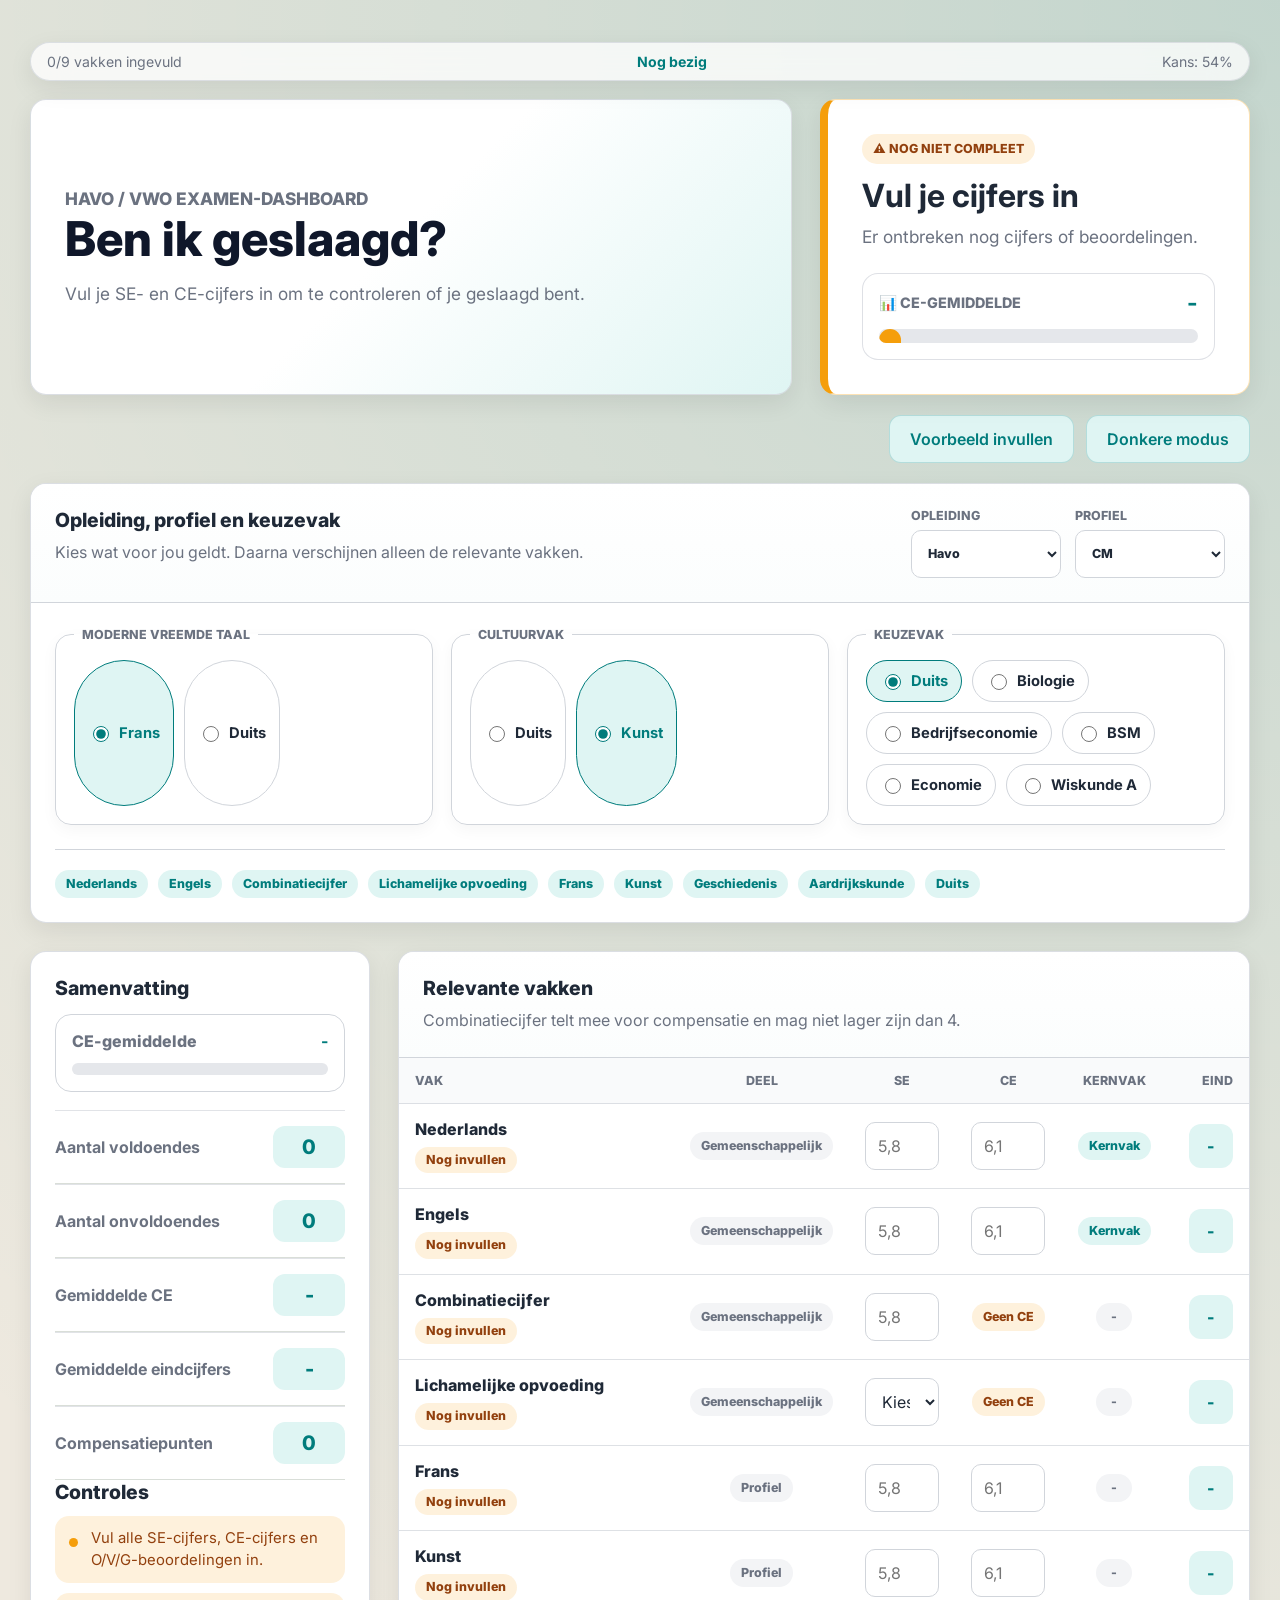
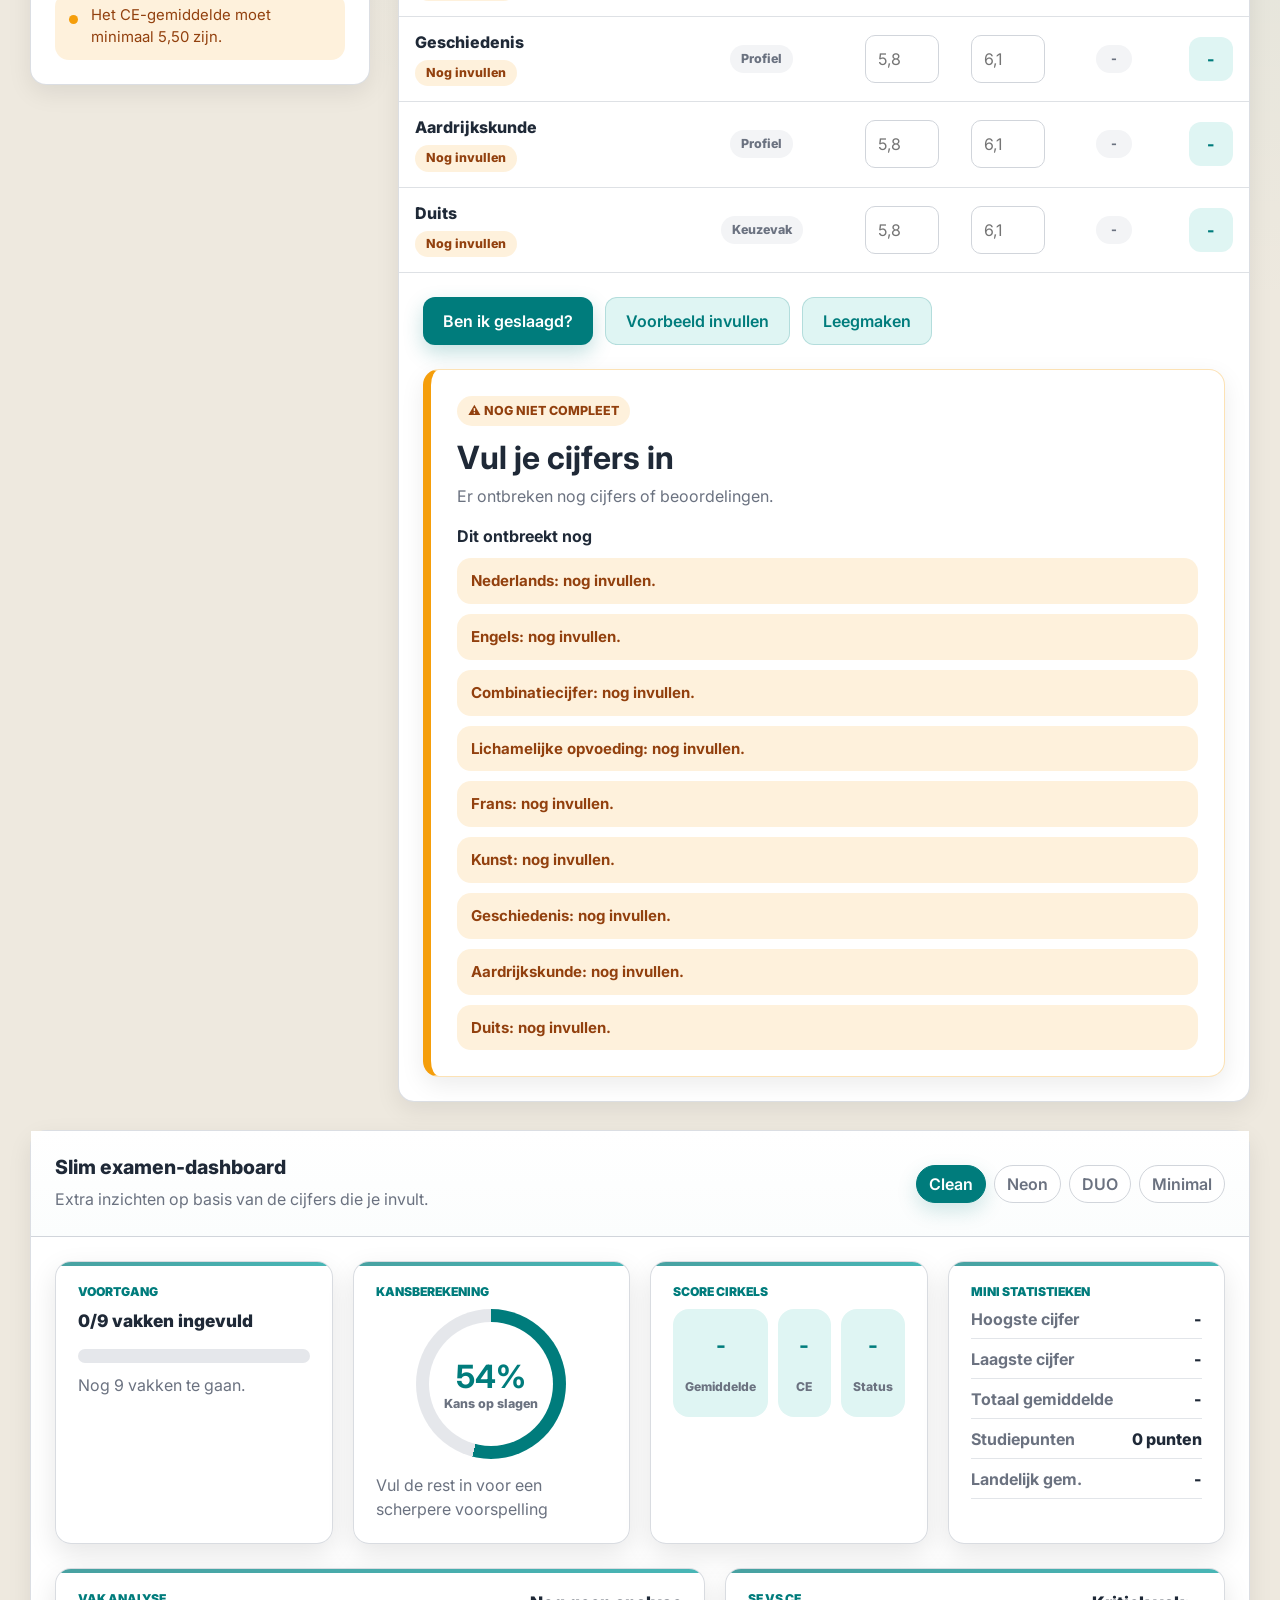
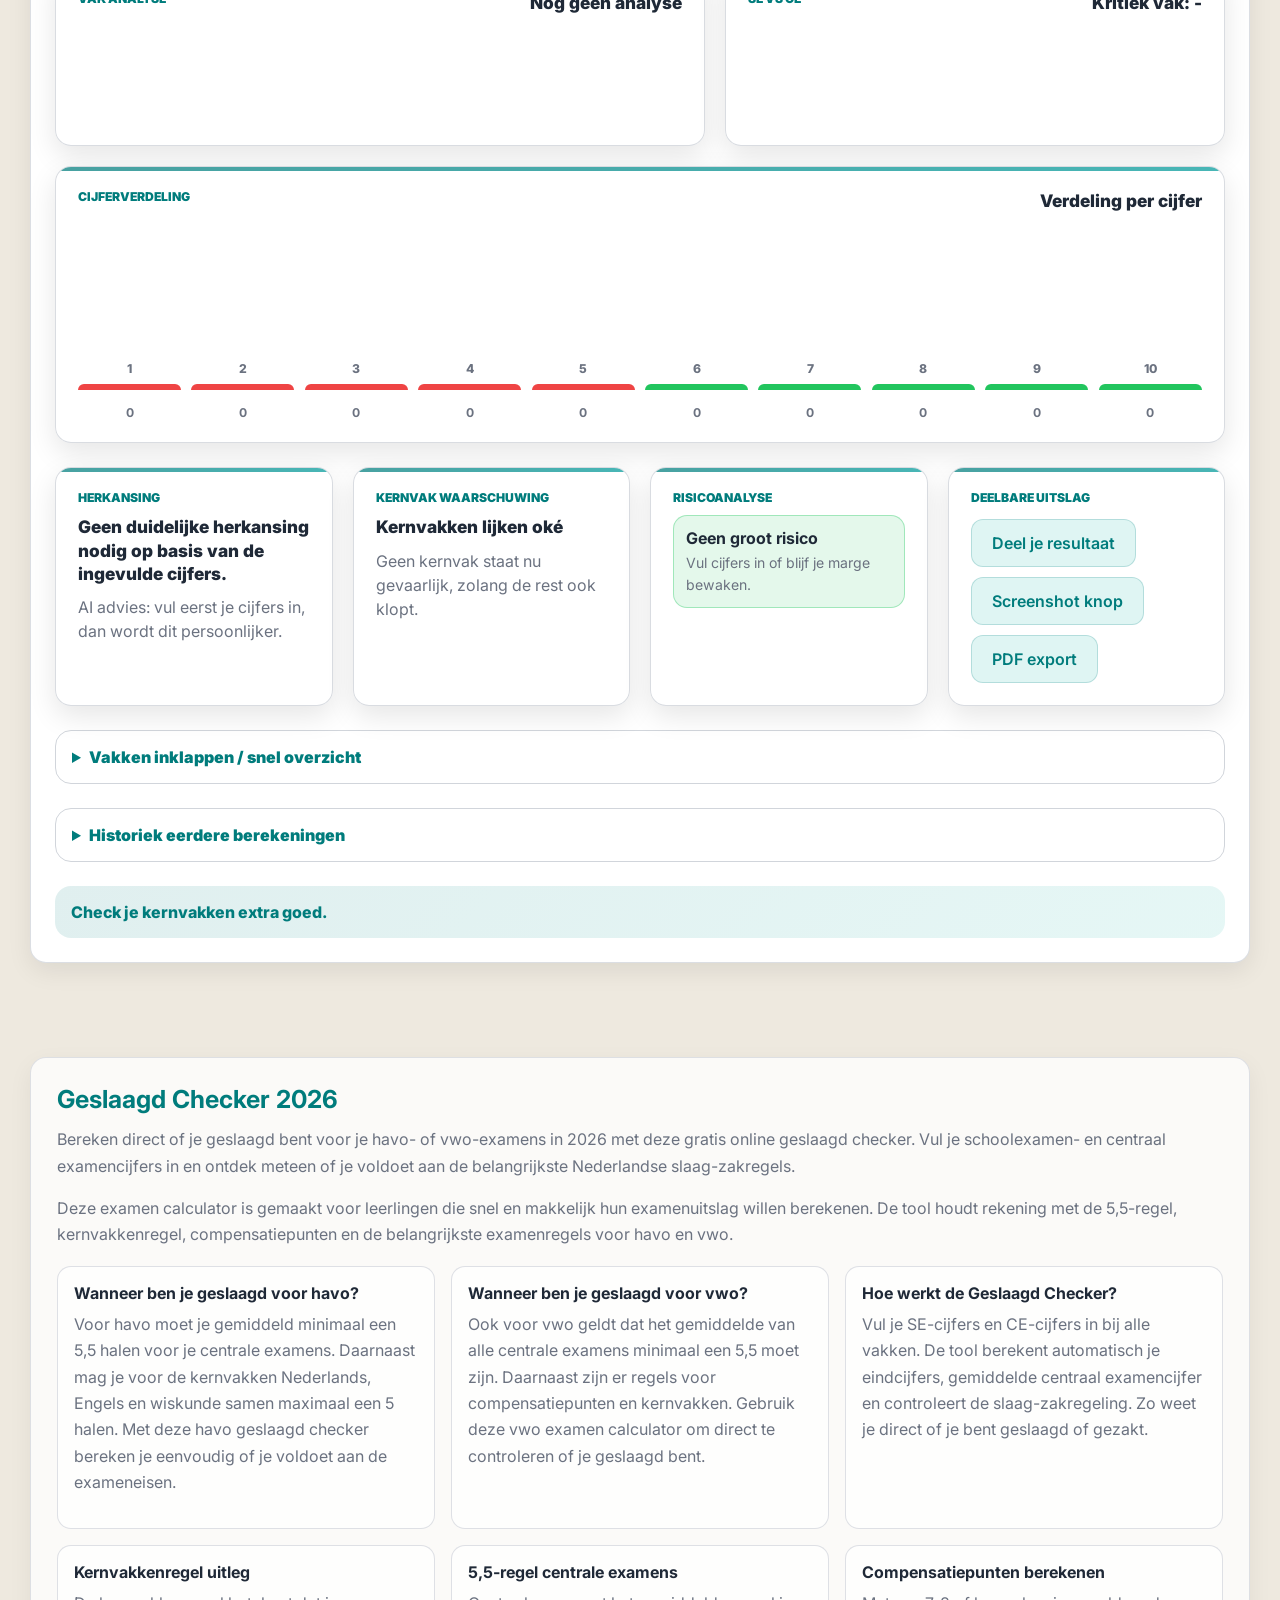
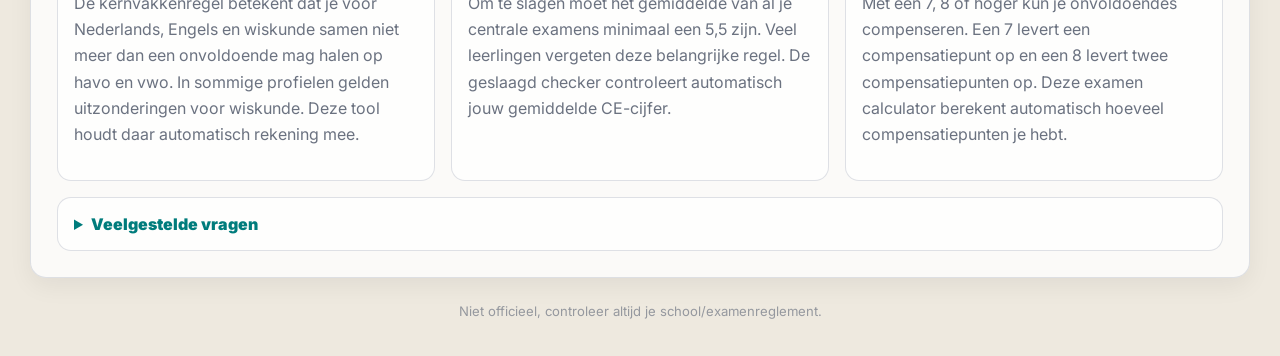
<file: index.html>
﻿<!doctype html>
<html lang="nl">
  <head>
    <meta charset="utf-8" />
    <meta name="viewport" content="width=device-width, initial-scale=1" />
    <title>Geslaagd Checker 2026 - Ben ik geslaagd voor HAVO of VWO?</title>
    <meta name="description" content="Gratis Geslaagd Checker 2026 voor havo en vwo. Vul je SE- en CE-cijfers in en controleer direct de 5,5-regel, kernvakkenregel en compensatiepunten." />
    <meta name="keywords" content="geslaagd checker, ben ik geslaagd, havo geslaagd checker, vwo examen berekenen, slaag zak regeling 2026, examen calculator, CE gemiddelde berekenen" />
    <link rel="canonical" href="https://benikgeslaagd.github.io/geslaagd-checker/" />
    <meta property="og:title" content="Geslaagd Checker 2026" />
    <meta property="og:description" content="Bereken direct of je geslaagd bent voor havo of vwo met SE-cijfers, CE-cijfers, 5,5-regel, kernvakken en compensatiepunten." />
    <meta property="og:type" content="website" />
    <meta property="og:url" content="https://benikgeslaagd.github.io/geslaagd-checker/" />
    <meta name="theme-color" content="#007c7c" />
    <link rel="preconnect" href="https://fonts.googleapis.com" />
    <link rel="preconnect" href="https://fonts.gstatic.com" crossorigin />
    <link href="https://fonts.googleapis.com/css2?family=Inter:wght@400;500;600;700;800;900&display=swap" rel="stylesheet" />
    <link rel="icon" href="favicon.svg" type="image/svg+xml" />
    <link rel="manifest" href="site.webmanifest" />
    <script type="application/ld+json">
    {
      "@context": "https://schema.org",
      "@type": "FAQPage",
      "mainEntity": [
        {
          "@type": "Question",
          "name": "Hoe bereken je je eindcijfer?",
          "acceptedAnswer": { "@type": "Answer", "text": "Je eindcijfer wordt berekend door het gemiddelde van je schoolexamen en centraal examen te nemen. Daarna wordt het cijfer afgerond volgens de examenregels." }
        },
        {
          "@type": "Question",
          "name": "Wanneer ben je geslaagd voor havo of vwo?",
          "acceptedAnswer": { "@type": "Answer", "text": "Je moet onder andere gemiddeld minimaal een 5,5 halen voor je centrale examens, voldoen aan de kernvakkenregel en genoeg compensatiepunten hebben bij onvoldoendes." }
        },
        {
          "@type": "Question",
          "name": "Kun je slagen met een 4?",
          "acceptedAnswer": { "@type": "Answer", "text": "Ja, in sommige gevallen kun je slagen met een 4, zolang je voldoende compensatiepunten hebt en verder voldoet aan alle examenregels." }
        },
        {
          "@type": "Question",
          "name": "Wat is de 5,5-regel?",
          "acceptedAnswer": { "@type": "Answer", "text": "Het gemiddelde van alle centrale examencijfers moet minimaal 5,5 zijn." }
        }
      ]
    }
    </script>    <link rel="stylesheet" href="styles.css" />
    <link rel="stylesheet" href="dashboard.css?v=20260514-2" />
  </head>
  <body>
    <main class="app">
      <div class="sticky-status" id="sticky-status">
        <span id="sticky-filled">0/0 vakken ingevuld</span>
        <strong id="sticky-status-text">Nog niet compleet</strong>
        <span id="sticky-chance">Kans: -</span>
      </div>      <section class="hero">
        <div>
          <p class="eyebrow">Havo / vwo examen-dashboard</p>
          <h1>Ben ik geslaagd?</h1>
          <p>Vul je SE- en CE-cijfers in om te controleren of je geslaagd bent.</p>
        </div>
        <div class="result-card" id="top-result" aria-live="polite">
          <span id="top-label">Nog niet compleet</span>
          <strong id="top-title">Vul je cijfers in</strong>
          <p id="top-copy">De uitslag verschijnt zodra alle cijfers compleet zijn.</p>
          <div class="top-ce-widget" aria-label="CE gemiddelde balk">
            <div class="top-ce-head"><span>📊 CE-gemiddelde</span><strong id="top-ce-avg">-</strong></div>
            <div class="top-progress-track"><span id="top-ce-bar"></span></div>
          </div>
        </div>
      </section>

      <div class="toolbar">
        <button id="sample" class="ghost" type="button">Voorbeeld invullen</button>
        <button id="theme-toggle" class="ghost theme-toggle" type="button" aria-pressed="false">Donkere modus</button>
      </div>

      <section class="panel">
        <div class="panel-head">
          <div>
            <h2>Opleiding, profiel en keuzevak</h2>
            <p>Kies wat voor jou geldt. Daarna verschijnen alleen de relevante vakken.</p>
          </div>
          <div class="selects">
            <label>Opleiding<select id="school"></select></label>
            <label>Profiel<select id="profile"></select></label>
          </div>
        </div>
        <div class="choices" id="choices"></div>
        <div class="chips" id="chips"></div>
      </section>

      <section class="layout">
        <aside class="summary panel">
          <h2>Samenvatting</h2>
          <div class="ce-progress" aria-label="CE gemiddelde">
            <div class="ce-progress-head"><span>CE-gemiddelde</span><strong id="ce-progress-label">-</strong></div>
            <div class="progress-track"><span id="ce-progress-bar"></span></div>
          </div>
          <div class="metric"><span>Aantal voldoendes</span><strong id="passes">0</strong></div>
          <div class="metric"><span>Aantal onvoldoendes</span><strong id="fails">0</strong></div>
          <div class="metric"><span>Gemiddelde CE</span><strong id="ce-avg">-</strong></div>
          <div class="metric"><span>Gemiddelde eindcijfers</span><strong id="final-avg">-</strong></div>
          <div class="metric"><span>Compensatiepunten</span><strong id="comp">0</strong></div>
          <h2>Controles</h2>
          <ul class="rules" id="rules"></ul>
        </aside>

        <section class="grades panel">
          <div class="panel-head">
            <div>
              <h2>Relevante vakken</h2>
              <p>Combinatiecijfer telt mee voor compensatie en mag niet lager zijn dan 4.</p>
            </div>
          </div>
          <div class="table-wrap">
            <table>
              <thead>
                <tr><th>Vak</th><th>Deel</th><th>SE</th><th>CE</th><th>Kernvak</th><th>Eind</th></tr>
              </thead>
              <tbody id="rows"></tbody>
            </table>
          </div>
          <div class="actions">
            <button id="check" class="primary" type="button">Ben ik geslaagd?</button>
            <button id="sample-bottom" class="ghost" type="button">Voorbeeld invullen</button>
            <button id="reset" class="ghost" type="button">Leegmaken</button>
          </div>
          <div class="inline-result" id="inline-result" aria-live="polite">
            <span id="inline-label">Nog niet compleet</span>
            <strong id="inline-title">Vul je cijfers in</strong>
            <p id="inline-copy">De uitslag verschijnt hier automatisch tijdens het invullen.</p>
            <div id="details" class="details"></div>
          </div>
        </section>
      </section>

      <section class="smart-dashboard panel" id="smart-dashboard">
        <div class="panel-head">
          <div>
            <h2>Slim examen-dashboard</h2>
            <p>Extra inzichten op basis van de cijfers die je invult.</p>
          </div>
          <div class="theme-pills" aria-label="Thema kiezen">
            <button class="mini-theme" type="button" data-theme="clean">Clean</button>
            <button class="mini-theme" type="button" data-theme="neon">Neon</button>
            <button class="mini-theme" type="button" data-theme="duo">DUO</button>
            <button class="mini-theme" type="button" data-theme="minimal">Minimal</button>
          </div>
        </div>

        <div class="smart-grid">
          <article class="smart-card progress-card">
            <span class="card-kicker">Voortgang</span>
            <strong id="progress-filled-title">0/0 vakken ingevuld</strong>
            <div class="dashboard-progress"><span id="dashboard-progress-bar"></span></div>
            <p id="progress-helper">Vul alle cijfers in voor een definitieve uitslag.</p>
          </article>
          <article class="smart-card chance-card">
            <span class="card-kicker">Kansberekening</span>
            <div class="score-circle" id="chance-circle"><strong id="chance-value">-</strong><span>Kans op slagen</span></div>
            <p id="motivation-text">Vul je cijfers in voor persoonlijk advies.</p>
          </article>
          <article class="smart-card score-card">
            <span class="card-kicker">Score cirkels</span>
            <div class="circle-row">
              <div class="mini-circle"><strong id="circle-average">-</strong><span>Gemiddelde</span></div>
              <div class="mini-circle"><strong id="circle-ce">-</strong><span>CE</span></div>
              <div class="mini-circle"><strong id="circle-status">-</strong><span>Status</span></div>
            </div>
          </article>
          <article class="smart-card stats-card">
            <span class="card-kicker">Mini statistieken</span>
            <dl>
              <div><dt>Hoogste cijfer</dt><dd id="highest-grade">-</dd></div>
              <div><dt>Laagste cijfer</dt><dd id="lowest-grade">-</dd></div>
              <div><dt>Totaal gemiddelde</dt><dd id="total-average">-</dd></div>
              <div><dt>Studiepunten</dt><dd id="study-points">-</dd></div>
              <div><dt>Landelijk gem.</dt><dd id="national-compare">-</dd></div>
            </dl>
          </article>
        </div>

        <div class="analysis-grid">
          <article class="smart-card wide-card">
            <div class="card-title-row"><span class="card-kicker">Vak analyse</span><strong id="best-worst-summary">Nog geen analyse</strong></div>
            <div id="grade-chart" class="grade-chart"></div>
          </article>
          <article class="smart-card wide-card">
            <div class="card-title-row"><span class="card-kicker">SE vs CE</span><strong id="critical-subject">Kritiek vak: -</strong></div>
            <div id="se-ce-chart" class="compare-chart"></div>
          </article>
          <article class="smart-card wide-card">
            <div class="card-title-row"><span class="card-kicker">Cijferverdeling</span><strong id="distribution-title">Verdeling per cijfer</strong></div>
            <div id="distribution-chart" class="distribution-chart"></div>
          </article>
        </div>

        <div class="smart-grid lower-grid">
          <article class="smart-card">
            <span class="card-kicker">Herkansing</span>
            <strong id="retake-advice">Vul je cijfers in voor advies.</strong>
            <p id="ai-advice">AI advies: focus vooral op de vakken met de laagste marge.</p>
          </article>
          <article class="smart-card">
            <span class="card-kicker">Kernvak waarschuwing</span>
            <strong id="core-warning-title">Nog controleren</strong>
            <p id="core-warning-text">Nederlands, Engels en wiskunde worden extra bewaakt.</p>
          </article>
                    <article class="smart-card">
            <span class="card-kicker">Risicoanalyse</span>
            <div id="risk-list" class="risk-list"></div>
          </article>
          <article class="smart-card share-card">
            <span class="card-kicker">Deelbare uitslag</span>
            <div class="share-actions">
              <button id="share-result" class="ghost" type="button">Deel je resultaat</button>
              <button id="screenshot-result" class="ghost" type="button">Screenshot knop</button>
              <button id="pdf-result" class="ghost" type="button">PDF export</button>
            </div>
          </article>
        </div>

        <details class="collapsible-subjects">
          <summary>Vakken inklappen / snel overzicht</summary>
          <div id="collapsed-subject-list"></div>
        </details>

        <details class="history-panel">
          <summary>Historiek eerdere berekeningen</summary>
          <div id="history-list"></div>
        </details>

        <div class="tips-strip" id="tips-strip">Tip: begin met het vak waar je met weinig winst veel verschil maakt.</div>
      </section>    </main>

    <template id="row-template">
      <tr>
        <td><span class="mobile-label">Vak</span><span class="subject"></span><span class="subject-status"></span></td>
        <td><span class="mobile-label">Deel</span><span class="kind"></span></td>
        <td><span class="mobile-label">SE</span><input class="se" type="text" inputmode="decimal" placeholder="5,8" /><select class="ovg"><option value="">Kies</option><option value="O">O</option><option value="V">V</option><option value="G">G</option></select></td>
        <td><span class="mobile-label">CE</span><input class="ce" type="text" inputmode="decimal" placeholder="6,1" /><span class="no-ce">Geen CE</span></td>
        <td><span class="mobile-label">Kernvak</span><span class="core"></span></td>
        <td><span class="mobile-label">Eind</span><output class="final">-</output></td>
      </tr>
    </template>


    <section class="seo-section" aria-label="Uitleg over geslaagd checker 2026">
      <h2>Geslaagd Checker 2026</h2>
      <p>Bereken direct of je geslaagd bent voor je havo- of vwo-examens in 2026 met deze gratis online geslaagd checker. Vul je schoolexamen- en centraal examencijfers in en ontdek meteen of je voldoet aan de belangrijkste Nederlandse slaag-zakregels.</p>
      <p>Deze examen calculator is gemaakt voor leerlingen die snel en makkelijk hun examenuitslag willen berekenen. De tool houdt rekening met de 5,5-regel, kernvakkenregel, compensatiepunten en de belangrijkste examenregels voor havo en vwo.</p>

      <div class="seo-grid">
        <article>
          <h3>Wanneer ben je geslaagd voor havo?</h3>
          <p>Voor havo moet je gemiddeld minimaal een 5,5 halen voor je centrale examens. Daarnaast mag je voor de kernvakken Nederlands, Engels en wiskunde samen maximaal een 5 halen. Met deze havo geslaagd checker bereken je eenvoudig of je voldoet aan de exameneisen.</p>
        </article>
        <article>
          <h3>Wanneer ben je geslaagd voor vwo?</h3>
          <p>Ook voor vwo geldt dat het gemiddelde van alle centrale examens minimaal een 5,5 moet zijn. Daarnaast zijn er regels voor compensatiepunten en kernvakken. Gebruik deze vwo examen calculator om direct te controleren of je geslaagd bent.</p>
        </article>
        <article>
          <h3>Hoe werkt de Geslaagd Checker?</h3>
          <p>Vul je SE-cijfers en CE-cijfers in bij alle vakken. De tool berekent automatisch je eindcijfers, gemiddelde centraal examencijfer en controleert de slaag-zakregeling. Zo weet je direct of je bent geslaagd of gezakt.</p>
        </article>
        <article>
          <h3>Kernvakkenregel uitleg</h3>
          <p>De kernvakkenregel betekent dat je voor Nederlands, Engels en wiskunde samen niet meer dan een onvoldoende mag halen op havo en vwo. In sommige profielen gelden uitzonderingen voor wiskunde. Deze tool houdt daar automatisch rekening mee.</p>
        </article>
        <article>
          <h3>5,5-regel centrale examens</h3>
          <p>Om te slagen moet het gemiddelde van al je centrale examens minimaal een 5,5 zijn. Veel leerlingen vergeten deze belangrijke regel. De geslaagd checker controleert automatisch jouw gemiddelde CE-cijfer.</p>
        </article>
        <article>
          <h3>Compensatiepunten berekenen</h3>
          <p>Met een 7, 8 of hoger kun je onvoldoendes compenseren. Een 7 levert een compensatiepunt op en een 8 levert twee compensatiepunten op. Deze examen calculator berekent automatisch hoeveel compensatiepunten je hebt.</p>
        </article>
      </div>

      <details class="faq-block">
        <summary>Veelgestelde vragen</summary>
        <h3>Hoe bereken je je eindcijfer?</h3>
        <p>Je eindcijfer wordt berekend door het gemiddelde van je schoolexamen en centraal examen te nemen. Daarna wordt het cijfer afgerond volgens de examenregels.</p>
        <h3>Kun je slagen met een 4?</h3>
        <p>Ja, in sommige gevallen kun je slagen met een 4, zolang je voldoende compensatiepunten hebt en verder voldoet aan alle examenregels.</p>
        <h3>Kun je zakken door de kernvakken?</h3>
        <p>Ja. Als je meer dan een onvoldoende haalt voor de kernvakken Nederlands, Engels en wiskunde, kun je niet slagen voor havo of vwo.</p>
        <h3>Hoeveel compensatiepunten heb je nodig?</h3>
        <p>Dat hangt af van je onvoldoendes. Met twee vijven heb je bijvoorbeeld minimaal twee compensatiepunten nodig om te kunnen slagen.</p>
      </details>
    </section>
    <footer class="footer">Niet officieel, controleer altijd je school/examenreglement.</footer>
    <div id="confetti" class="confetti" aria-hidden="true"></div>
    <script src="script.js"></script>
  </body>
</html>
</file>
<file: styles.css>
:root{--bg:#f6f3ed;--surface:#fff;--soft:#edf4f2;--text:#18221f;--muted:#64716c;--line:#d9ded8;--accent:#0f766e;--accent-dark:#0b5e58;--danger:#b42318;--warning:#9a6700;--success:#137333;--shadow:0 24px 70px rgba(24,34,31,.12)}*{box-sizing:border-box}body{margin:0;min-height:100vh;background:linear-gradient(135deg,rgba(15,118,110,.16),transparent 34%),linear-gradient(315deg,rgba(255,184,77,.18),transparent 31%),var(--bg);color:var(--text);font-family:Inter,ui-sans-serif,system-ui,-apple-system,BlinkMacSystemFont,"Segoe UI",sans-serif}button,input,select{font:inherit}.app{width:min(1180px,calc(100% - 32px));margin:0 auto;padding:34px 0}.hero{display:grid;grid-template-columns:minmax(0,1fr) minmax(280px,420px);gap:24px;align-items:end;margin-bottom:24px}.eyebrow{margin:0 0 10px;color:var(--accent-dark);font-size:.82rem;font-weight:900;text-transform:uppercase}h1,h2,p{margin-top:0}h1{margin-bottom:12px;font-size:clamp(2.4rem,7vw,5.2rem);line-height:.95}.hero p{color:var(--muted);font-size:1.1rem}.panel,.result-card,.inline-result{background:rgba(255,255,255,.93);border:1px solid rgba(217,222,216,.92);border-radius:8px;box-shadow:var(--shadow)}.result-card{min-height:188px;padding:24px}.result-card span,.inline-result span{display:inline-flex;min-height:30px;align-items:center;border-radius:999px;background:var(--soft);color:var(--accent-dark);padding:6px 10px;font-size:.78rem;font-weight:900;text-transform:uppercase}.result-card strong,.inline-result strong{display:block;margin:12px 0 8px;font-size:2rem;line-height:1.05}.result-card p,.inline-result p,.panel-head p{margin-bottom:0;color:var(--muted);line-height:1.45}.is-success span{background:rgba(19,115,51,.12);color:var(--success)}.is-danger span{background:rgba(180,35,24,.12);color:var(--danger)}.is-warning span{background:rgba(154,103,0,.14);color:var(--warning)}.panel{margin-bottom:24px;overflow:hidden}.panel-head{display:flex;justify-content:space-between;gap:18px;border-bottom:1px solid var(--line);padding:22px}.panel-head h2,.summary h2{margin-bottom:4px;font-size:1.2rem}.selects{display:flex;flex-wrap:wrap;gap:12px}label{display:grid;gap:7px;color:var(--muted);font-size:.82rem;font-weight:900;text-transform:uppercase}select,input{width:100%;min-height:42px;border:1px solid var(--line);border-radius:8px;background:#fff;color:var(--text);padding:9px 11px;outline:none}input:focus,select:focus{border-color:var(--accent);box-shadow:0 0 0 3px rgba(15,118,110,.14)}.choices{display:grid;grid-template-columns:repeat(auto-fit,minmax(210px,1fr));gap:14px;padding:18px 22px 0}fieldset{display:flex;flex-wrap:wrap;gap:8px;margin:0;border:1px solid var(--line);border-radius:8px;padding:14px}legend{padding:0 6px;color:var(--muted);font-size:.78rem;font-weight:900;text-transform:uppercase}.choice{display:inline-flex;align-items:center;gap:7px;min-height:38px;border:1px solid var(--line);border-radius:8px;background:#fff;padding:8px 10px;color:var(--text);cursor:pointer;font-size:.92rem;font-weight:700;text-transform:none}.choice:has(input:checked){border-color:var(--accent);background:rgba(15,118,110,.09);color:var(--accent-dark)}.choice input{width:16px;height:16px;min-height:16px;accent-color:var(--accent)}.chips{display:flex;flex-wrap:wrap;gap:8px;border-top:1px solid var(--line);margin:18px 22px 22px;padding-top:18px}.chip,.kind,.core,.no-ce{display:inline-flex;min-height:28px;align-items:center;justify-content:center;border-radius:999px;background:var(--soft);color:var(--muted);padding:4px 9px;font-size:.78rem;font-weight:900;white-space:nowrap}.chip{color:var(--accent-dark);font-size:.86rem}.layout{display:grid;grid-template-columns:320px minmax(0,1fr);gap:24px;align-items:start}.summary{position:sticky;top:18px;padding:18px}.metric{display:flex;justify-content:space-between;gap:16px;border-bottom:1px solid var(--line);padding:15px 0}.metric:first-child{padding-top:0}.metric span{color:var(--muted)}.metric strong{font-size:1.42rem}.rules{display:grid;gap:10px;margin:14px 0 0;padding:0;list-style:none}.rules li{display:flex;gap:10px;color:var(--muted);font-size:.93rem;line-height:1.35}.rules li:before{content:"";width:10px;height:10px;flex:0 0 auto;margin-top:4px;border-radius:50%;background:var(--line)}.rules .pass:before{background:var(--success)}.rules .fail:before{background:var(--danger)}.rules .pending:before{background:var(--warning)}.table-wrap{overflow-x:auto}table{width:100%;min-width:760px;border-collapse:collapse}th,td{border-bottom:1px solid var(--line);padding:12px 14px;text-align:left;vertical-align:middle}th{color:var(--muted);font-size:.78rem;font-weight:900;text-transform:uppercase}td:nth-child(2),td:nth-child(3),td:nth-child(4),td:nth-child(5),th:nth-child(2),th:nth-child(3),th:nth-child(4),th:nth-child(5){width:106px;text-align:center}td:nth-child(6),th:nth-child(6){width:82px;text-align:right}.mobile-label{display:none}.subject{font-weight:900}.core{min-width:36px;color:var(--accent-dark)}.no-ce{color:var(--warning)}.no-ce[hidden],.ovg[hidden],.se[hidden]{display:none}.ce:disabled{display:none}.final{display:inline-grid;min-width:42px;min-height:42px;place-items:center;border-radius:8px;background:var(--soft);font-weight:900}.final.fail{background:rgba(180,35,24,.12);color:var(--danger)}.final.pass{background:rgba(19,115,51,.12);color:var(--success)}.actions{display:flex;flex-wrap:wrap;gap:12px;padding:18px 22px 22px}button{min-height:42px;border:0;border-radius:8px;padding:10px 15px;cursor:pointer;font-weight:900}.primary{background:var(--accent);color:#fff;box-shadow:0 12px 28px rgba(15,118,110,.22)}.ghost{background:transparent;color:var(--accent-dark)}.inline-result{display:none;margin:0 22px 22px;padding:18px}.inline-result.visible{display:block}.inline-result strong{font-size:1.5rem}.details{margin-top:14px}.details h3{margin:0 0 8px;font-size:.92rem}.details ul{display:grid;gap:8px;margin:0;padding:0;list-style:none}.details li{border-radius:8px;background:rgba(180,35,24,.08);color:var(--danger);padding:9px 10px;font-size:.94rem;font-weight:700;line-height:1.35}.inline-result.is-success .details li{background:rgba(19,115,51,.1);color:var(--success)}@media(max-width:900px){.hero,.layout{grid-template-columns:1fr}.summary{position:static}.panel-head{display:grid}}@media(max-width:720px){.table-wrap{overflow:visible;padding:12px}table,thead,tbody,tr,th,td{display:block}table{min-width:0}thead{display:none}tbody{display:grid;gap:12px}tr{border:1px solid var(--line);border-radius:8px;background:#fff;padding:12px}td,td:nth-child(2),td:nth-child(3),td:nth-child(4),td:nth-child(5),td:nth-child(6){display:grid;grid-template-columns:minmax(92px,.45fr) minmax(0,1fr);gap:12px;align-items:center;width:100%;border-bottom:0;padding:7px 0;text-align:left}td:first-child{grid-template-columns:1fr;border-bottom:1px solid var(--line);margin-bottom:6px;padding-bottom:12px}td:first-child .mobile-label{display:none}.mobile-label{display:block;color:var(--muted);font-size:.76rem;font-weight:900;text-transform:uppercase}.subject{font-size:1.08rem}.se,.ce,.ovg{min-height:48px;font-size:1rem}.final{justify-self:start}}@media(max-width:560px){.app{width:min(100% - 20px,1180px);padding:18px 0}h1{font-size:2.55rem}.result-card,.panel-head,.summary,.actions,.inline-result{padding:16px}.inline-result{margin:0 16px 16px}.choices{grid-template-columns:1fr;gap:10px;padding:16px 16px 0}.chips{max-height:150px;overflow:auto;margin:16px}.selects,label,button{width:100%}}
</file>
<file: dashboard.css>
﻿:root {
  --bg: #f4f1ea;
  --card: #ffffff;
  --accent: #007c7c;
  --accent-hover: #009999;
  --accent-soft: #dff5f3;
  --text: #1f2937;
  --muted: #6b7280;
  --border: #d1d5db;
  --success: #22c55e;
  --error: #ef4444;
  --warning: #f59e0b;
  --radius: 16px;
  --input-radius: 10px;
  --shadow: 0 8px 25px rgba(0, 0, 0, 0.08);
  --shadow-hover: 0 12px 30px rgba(0, 0, 0, 0.12);
}

* { box-sizing: border-box; }
html { scroll-behavior: smooth; }
body {
  margin: 0;
  background: var(--bg);
  color: var(--text);
  font-family: "Inter", sans-serif;
  transition: background 0.2s ease, color 0.2s ease;
}
button, input, select { font: inherit; }

.app {
  width: min(1220px, calc(100% - 40px));
  margin: 0 auto;
  padding: 42px 0 56px;
}

.hero {
  display: grid;
  grid-template-columns: minmax(0, 1fr) minmax(320px, 430px);
  gap: 28px;
  align-items: stretch;
  margin-bottom: 20px;
  animation: slideUp 0.32s ease both;
}
.hero > div:first-child,
.result-card,
.panel,
.inline-result {
  border: 1px solid rgba(209, 213, 219, 0.78);
  border-radius: var(--radius);
  background: var(--card);
  box-shadow: var(--shadow);
  transition: all 0.2s ease;
}
.hero > div:first-child,
.result-card { padding: 34px; }
.hero > div:first-child {
  display: grid;
  align-content: center;
  min-height: 260px;
  background: linear-gradient(135deg, #ffffff 0%, #ffffff 48%, var(--accent-soft) 100%);
}
.panel:hover,
.result-card:hover,
.hero > div:first-child:hover {
  transform: translateY(-2px);
  box-shadow: var(--shadow-hover);
}
.eyebrow {
  margin: 0 0 14px;
  color: var(--accent);
  font-size: 0.78rem;
  font-weight: 800;
  text-transform: uppercase;
  letter-spacing: 0;
}
h1 {
  margin: 0 0 16px;
  color: #0f172a;
  font-size: 3rem;
  line-height: 1.05;
  font-weight: 800;
  letter-spacing: 0;
}
.hero p {
  max-width: 640px;
  margin: 0;
  color: var(--muted);
  font-size: 1.08rem;
  line-height: 1.65;
}

.result-card {
  display: grid;
  align-content: center;
  min-height: 260px;
  border-left: 8px solid var(--warning);
}
.result-card strong,
.inline-result strong {
  display: block;
  margin-top: 14px;
  color: var(--text);
  font-size: 2rem;
  line-height: 1.15;
}
.result-card p,
.inline-result p,
.panel-head p { color: var(--muted); }
.result-card span,
.inline-result span,
.subject-status,
.chip,
.kind,
.core,
.no-ce {
  display: inline-flex;
  width: max-content;
  align-items: center;
  gap: 6px;
  border-radius: 999px;
  padding: 7px 11px;
  font-size: 0.78rem;
  font-weight: 800;
  line-height: 1;
}
.result-card span,
.inline-result span { background: rgba(245, 158, 11, 0.14); color: #92400e; }
.is-success { border-color: rgba(34, 197, 94, 0.28); border-left-color: var(--success); }
.is-danger { border-color: rgba(239, 68, 68, 0.28); border-left-color: var(--error); }
.is-warning { border-color: rgba(245, 158, 11, 0.30); border-left-color: var(--warning); }
.is-success span { background: rgba(34, 197, 94, 0.14); color: #166534; }
.is-danger span { background: rgba(239, 68, 68, 0.12); color: #991b1b; }
.is-warning span { background: rgba(245, 158, 11, 0.14); color: #92400e; }

.toolbar {
  display: flex;
  justify-content: flex-end;
  gap: 12px;
  margin: 0 0 20px;
}
.panel { margin-bottom: 28px; overflow: hidden; animation: slideUp 0.36s ease both; }
.panel-head {
  display: flex;
  justify-content: space-between;
  gap: 24px;
  align-items: flex-start;
  padding: 24px;
  border-bottom: 1px solid var(--border);
  background: linear-gradient(180deg, #ffffff, #fbfdfd);
}
.panel-head h2,
.summary h2 {
  margin: 0 0 8px;
  color: var(--text);
  font-size: 1.22rem;
  font-weight: 800;
}
.panel-head p { margin: 0; line-height: 1.55; }
.selects { display: grid; grid-template-columns: repeat(2, minmax(150px, 1fr)); gap: 14px; }
label { display: grid; gap: 7px; color: var(--muted); font-size: 0.78rem; font-weight: 800; }
select,
input {
  min-height: 48px;
  border: 1px solid var(--border);
  border-radius: var(--input-radius);
  background: #ffffff;
  color: var(--text);
  padding: 12px;
  transition: all 0.2s ease;
}
input:hover,
select:hover { border-color: rgba(0, 124, 124, 0.48); }
input:focus,
select:focus {
  outline: none;
  border-color: var(--accent);
  box-shadow: 0 0 0 4px rgba(0, 124, 124, 0.15);
}
input.invalid {
  border-color: var(--error);
  box-shadow: 0 0 0 4px rgba(239, 68, 68, 0.13);
}

.choices {
  display: grid;
  grid-template-columns: repeat(auto-fit, minmax(240px, 1fr));
  gap: 18px;
  padding: 24px 24px 0;
}
fieldset {
  display: flex;
  flex-wrap: wrap;
  gap: 10px;
  margin: 0;
  border: 1px solid var(--border);
  border-radius: var(--radius);
  background: #ffffff;
  padding: 18px;
  box-shadow: 0 5px 16px rgba(0, 0, 0, 0.04);
  transition: all 0.2s ease;
}
fieldset:hover { transform: translateY(-2px); box-shadow: var(--shadow); border-color: rgba(0, 124, 124, 0.35); }
legend { padding: 0 8px; color: var(--muted); font-weight: 800; }
.choice {
  display: inline-flex;
  align-items: center;
  min-height: 42px;
  border: 1px solid var(--border);
  border-radius: 999px;
  background: #ffffff;
  padding: 9px 13px;
  color: var(--text);
  font-weight: 700;
  transition: all 0.2s ease;
  cursor: pointer;
}
.choice:hover { transform: translateY(-2px); border-color: var(--accent-hover); box-shadow: 0 8px 18px rgba(0, 0, 0, 0.08); }
.choice:has(input:checked) { border-color: var(--accent); background: var(--accent-soft); color: var(--accent); }
.choice input { min-height: auto; accent-color: var(--accent); }

.chips {
  display: flex;
  flex-wrap: wrap;
  gap: 10px;
  margin: 24px;
  padding-top: 20px;
  border-top: 1px solid var(--border);
}
.chip { background: var(--accent-soft); color: var(--accent); }
.kind { background: #f3f4f6; color: var(--muted); }
.no-ce { background: rgba(245, 158, 11, 0.14); color: #92400e; }
.core { background: #f3f4f6; color: var(--muted); }
.core.active { background: var(--accent-soft); color: var(--accent); }
.subject-status.is-pass { background: rgba(34, 197, 94, 0.14); color: #166534; }
.subject-status.is-fail { background: rgba(239, 68, 68, 0.12); color: #991b1b; }
.subject-status.is-warning,
.subject-status.is-pending { background: rgba(245, 158, 11, 0.14); color: #92400e; }

.layout { display: grid; grid-template-columns: 340px minmax(0, 1fr); gap: 28px; align-items: start; }
.summary { position: sticky; top: 20px; padding: 24px; }
.ce-progress {
  margin: 14px 0 18px;
  border: 1px solid var(--border);
  border-radius: var(--radius);
  background: #ffffff;
  padding: 16px;
}
.ce-progress-head { display: flex; justify-content: space-between; gap: 16px; margin-bottom: 12px; color: var(--muted); font-weight: 800; }
.ce-progress-head strong { color: var(--accent); }
.progress-track { height: 12px; overflow: hidden; border-radius: 999px; background: #e5e7eb; }
.progress-track span { display: block; width: 0%; height: 100%; border-radius: inherit; background: var(--warning); transition: width 0.35s ease, background 0.2s ease; }
.progress-track span.is-good { background: var(--success); }
.progress-track span.is-low { background: var(--error); }
.metric {
  display: grid;
  grid-template-columns: 1fr auto;
  gap: 16px;
  align-items: center;
  padding: 15px 0;
  border-top: 1px solid rgba(209, 213, 219, 0.65);
}
.metric span { color: var(--muted); font-weight: 700; }
.metric strong {
  display: inline-grid;
  min-width: 72px;
  min-height: 42px;
  place-items: center;
  border-radius: 12px;
  background: var(--accent-soft);
  color: var(--accent);
  font-size: 1.25rem;
  font-weight: 800;
}
.rules { display: grid; gap: 10px; margin: 12px 0 0; padding: 0; list-style: none; }
.rules li {
  position: relative;
  border-radius: 14px;
  background: #f9fafb;
  padding: 12px 12px 12px 36px;
  color: var(--muted);
  line-height: 1.45;
  transition: all 0.2s ease;
}
.rules li:hover { transform: translateY(-2px); box-shadow: 0 6px 16px rgba(0, 0, 0, 0.06); }
.rules li::before { content: ""; position: absolute; left: 14px; top: 18px; width: 9px; height: 9px; border-radius: 999px; background: var(--muted); }
.rules .pass { background: rgba(34, 197, 94, 0.13); color: #166534; }
.rules .fail { background: rgba(239, 68, 68, 0.11); color: #991b1b; }
.rules .pending { background: rgba(245, 158, 11, 0.14); color: #92400e; }
.rules .pass::before { background: var(--success); }
.rules .fail::before { background: var(--error); }
.rules .pending::before { background: var(--warning); }

.table-wrap { overflow-x: auto; }
table { width: 100%; border-collapse: separate; border-spacing: 0; }
th, td { padding: 15px 16px; text-align: left; vertical-align: middle; border-bottom: 1px solid rgba(209, 213, 219, 0.7); }
th { background: #f9fafb; color: var(--muted); font-size: 0.78rem; font-weight: 800; text-transform: uppercase; }
tbody tr { transition: all 0.2s ease; }
tbody tr:hover { background: rgba(0, 153, 153, 0.05); }
tbody tr.is-row-pass { background: rgba(34, 197, 94, 0.035); }
tbody tr.is-row-fail { background: rgba(239, 68, 68, 0.04); }
.subject { display: block; margin-bottom: 8px; color: var(--text); font-weight: 800; }
.mobile-label { display: none; color: var(--muted); font-size: 0.78rem; font-weight: 800; }
.final {
  display: inline-grid;
  min-width: 44px;
  min-height: 44px;
  place-items: center;
  border-radius: 12px;
  background: var(--accent-soft);
  color: var(--accent);
  font-weight: 800;
}
.final.pass { background: rgba(34, 197, 94, 0.14); color: #166534; }
.final.fail { background: rgba(239, 68, 68, 0.12); color: #991b1b; }

.actions { display: flex; flex-wrap: wrap; gap: 12px; padding: 24px; }
button {
  min-height: 48px;
  border: 0;
  border-radius: 12px;
  padding: 12px 20px;
  font-weight: 600;
  transition: all 0.2s ease;
  cursor: pointer;
}
button:hover { transform: scale(1.02); }
.primary { background: var(--accent); color: #ffffff; box-shadow: 0 8px 20px rgba(0, 124, 124, 0.24); }
.primary:hover { background: var(--accent-hover); }
.ghost { border: 1px solid rgba(0, 124, 124, 0.20); background: var(--accent-soft); color: var(--accent); }
.ghost:hover { background: #c8eeeb; color: #005f5f; }
.inline-result {
  margin: 0 24px 24px;
  padding: 26px;
  border-left: 8px solid var(--warning);
}
.inline-result.visible { animation: slideUp 0.24s ease both; }
.details { margin-top: 18px; }
.details h3 { margin: 0 0 12px; font-size: 1rem; color: var(--text); }
.details ul { display: grid; gap: 10px; margin: 0; padding: 0; list-style: none; }
.details li { border-radius: 14px; background: rgba(239, 68, 68, 0.11); color: #991b1b; padding: 12px 14px; line-height: 1.45; }
.inline-result.is-success .details li { background: rgba(34, 197, 94, 0.13); color: #166534; }
.inline-result.is-warning .details li { background: rgba(245, 158, 11, 0.14); color: #92400e; }

.footer {
  width: min(1220px, calc(100% - 40px));
  margin: 0 auto 34px;
  color: var(--muted);
  text-align: center;
  font-size: 0.92rem;
}
.confetti { pointer-events: none; position: fixed; inset: 0; overflow: hidden; z-index: 99; }
.confetti span {
  position: absolute;
  top: -20px;
  width: 10px;
  height: 16px;
  border-radius: 4px;
  opacity: 0.95;
  animation: confettiFall 1.45s ease-in forwards;
}

.dark-mode {
  --bg: #101816;
  --card: #182321;
  --text: #e5e7eb;
  --muted: #a7b0bd;
  --border: #33413e;
  --accent-soft: rgba(0, 153, 153, 0.16);
}
.dark-mode h1 { color: #e8fffb; }
.dark-mode .hero > div:first-child,
.dark-mode .panel-head { background: linear-gradient(135deg, #182321, #1f2d2b); }
.dark-mode input,
.dark-mode select,
.dark-mode fieldset,
.dark-mode .choice,
.dark-mode .ce-progress { background: #111b19; color: var(--text); }
.dark-mode th,
.dark-mode .rules li { background: #111b19; }
.dark-mode .kind,
.dark-mode .core { background: #253230; color: var(--muted); }
.dark-mode .progress-track { background: #253230; }
.dark-mode tbody tr:hover { background: rgba(0, 153, 153, 0.10); }

@keyframes slideUp {
  from { opacity: 0; transform: translateY(10px); }
  to { opacity: 1; transform: translateY(0); }
}
@keyframes confettiFall {
  0% { transform: translateY(-30px) rotate(0deg); opacity: 0; }
  12% { opacity: 1; }
  100% { transform: translateY(105vh) rotate(520deg); opacity: 0; }
}

@media (max-width: 920px) {
  .hero,
  .layout { grid-template-columns: 1fr; }
  .summary { position: static; }
}
@media (max-width: 720px) {
  .app { width: min(100% - 24px, 1220px); padding: 22px 0 38px; }
  .hero { gap: 16px; }
  .hero > div:first-child,
  .result-card { min-height: auto; padding: 24px; }
  h1 { font-size: 2.45rem; }
  .toolbar { display: grid; grid-template-columns: 1fr; }
  .panel-head { display: grid; padding: 20px; }
  .selects { grid-template-columns: 1fr; }
  .choices { grid-template-columns: 1fr; padding: 20px 20px 0; }
  .chips { margin: 20px; }
  .actions { display: grid; grid-template-columns: 1fr; padding: 20px; }
  button { width: 100%; min-height: 52px; }
  .inline-result { margin: 0 20px 20px; padding: 20px; }
  table, thead, tbody, tr, td { display: block; width: 100%; }
  thead { display: none; }
  tr {
    margin: 0 20px 16px;
    border: 1px solid var(--border);
    border-radius: var(--radius);
    background: var(--card);
    box-shadow: var(--shadow);
    overflow: hidden;
  }
  td {
    display: grid;
    grid-template-columns: 105px minmax(0, 1fr);
    gap: 12px;
    align-items: center;
    border-bottom: 1px solid rgba(209, 213, 219, 0.58);
    padding: 13px 14px;
  }
  td:last-child { border-bottom: 0; }
  .mobile-label { display: block; }
  .subject { margin-bottom: 7px; }
  input, select { width: 100%; }
}
@media (max-width: 430px) {
  .app { width: min(100% - 16px, 1220px); }
  h1 { font-size: 2.1rem; }
  .hero p { font-size: 1rem; }
  .result-card strong,
  .inline-result strong { font-size: 1.55rem; }
  td { grid-template-columns: 1fr; gap: 7px; }
  .metric { grid-template-columns: 1fr; }
  .metric strong { width: 100%; }
}

html.dark-mode .panel,
html.dark-mode .result-card,
html.dark-mode .inline-result,
html.dark-mode .hero > div:first-child,
body.dark-mode .panel,
body.dark-mode .result-card,
body.dark-mode .inline-result,
body.dark-mode .hero > div:first-child {
  background: #182321;
  border-color: #33413e;
}

html.dark-mode .toolbar .ghost,
body.dark-mode .toolbar .ghost {
  background: rgba(0, 153, 153, 0.18);
  color: #9ff3ec;
  border-color: rgba(159, 243, 236, 0.22);
}

/* Reliable dark mode layer */
html.dark-mode,
body.dark-mode {
  --bg: #101816;
  --card: #182321;
  --text: #e5e7eb;
  --muted: #a7b0bd;
  --border: #33413e;
  --accent-soft: rgba(0, 153, 153, 0.16);
}
html.dark-mode body,
body.dark-mode {
  background: #101816;
  color: #e5e7eb;
}
html.dark-mode h1,
body.dark-mode h1 { color: #e8fffb; }
html.dark-mode .panel,
html.dark-mode .result-card,
html.dark-mode .inline-result,
html.dark-mode .hero > div:first-child,
body.dark-mode .panel,
body.dark-mode .result-card,
body.dark-mode .inline-result,
body.dark-mode .hero > div:first-child {
  background: #182321;
  border-color: #33413e;
}
html.dark-mode .panel-head,
body.dark-mode .panel-head {
  background: linear-gradient(135deg, #182321, #1f2d2b);
}
html.dark-mode input,
html.dark-mode select,
html.dark-mode fieldset,
html.dark-mode .choice,
html.dark-mode .ce-progress,
body.dark-mode input,
body.dark-mode select,
body.dark-mode fieldset,
body.dark-mode .choice,
body.dark-mode .ce-progress {
  background: #111b19;
  color: #e5e7eb;
  border-color: #33413e;
}
html.dark-mode th,
html.dark-mode .rules li,
body.dark-mode th,
body.dark-mode .rules li { background: #111b19; }
html.dark-mode .kind,
html.dark-mode .core,
body.dark-mode .kind,
body.dark-mode .core { background: #253230; color: #a7b0bd; }
html.dark-mode .progress-track,
body.dark-mode .progress-track { background: #253230; }
html.dark-mode .toolbar .ghost,
body.dark-mode .toolbar .ghost {
  background: rgba(0, 153, 153, 0.18);
  color: #9ff3ec;
  border-color: rgba(159, 243, 236, 0.22);
}

.top-ce-widget {
  margin-top: 22px;
  border: 1px solid rgba(209, 213, 219, 0.72);
  border-radius: 16px;
  background: rgba(255, 255, 255, 0.72);
  padding: 16px;
}
.top-ce-head {
  display: flex;
  align-items: center;
  justify-content: space-between;
  gap: 16px;
  margin-bottom: 12px;
}
.top-ce-head span {
  width: auto;
  min-height: 0;
  padding: 0;
  background: transparent;
  color: var(--muted);
  font-size: 0.9rem;
  font-weight: 800;
}
.top-ce-head strong {
  margin: 0;
  color: var(--accent);
  font-size: 1.45rem;
}
.top-progress-track {
  height: 14px;
  overflow: hidden;
  border-radius: 999px;
  background: #e5e7eb;
}
.top-progress-track span {
  display: block;
  width: 0%;
  height: 100%;
  border-radius: inherit;
  background: var(--warning);
  transition: width 0.35s ease, background 0.2s ease;
}
.top-progress-track span.is-good { background: var(--success); }
.top-progress-track span.is-low { background: var(--error); }
.footer {
  opacity: 0.68;
  font-size: 0.82rem;
  line-height: 1.5;
}
.footer:hover { opacity: 0.9; }
html.dark-mode .top-ce-widget,
body.dark-mode .top-ce-widget {
  background: rgba(17, 27, 25, 0.78);
  border-color: #33413e;
}
html.dark-mode .top-progress-track,
body.dark-mode .top-progress-track { background: #253230; }

.sticky-status {
  position: sticky;
  top: 10px;
  z-index: 30;
  display: flex;
  align-items: center;
  justify-content: space-between;
  gap: 14px;
  margin-bottom: 18px;
  border: 1px solid rgba(209, 213, 219, 0.74);
  border-radius: 999px;
  background: rgba(255, 255, 255, 0.76);
  backdrop-filter: blur(18px);
  box-shadow: 0 8px 25px rgba(0, 0, 0, 0.08);
  padding: 10px 16px;
  color: var(--muted);
  font-size: 0.88rem;
}
.sticky-status strong { color: var(--accent); }
.smart-dashboard { overflow: visible; }
.theme-pills { display: flex; flex-wrap: wrap; gap: 8px; }
.mini-theme {
  min-height: 38px;
  border-radius: 999px;
  padding: 8px 12px;
  background: #ffffff;
  border: 1px solid var(--border);
  color: var(--muted);
}
.mini-theme.active,
.mini-theme:hover { background: var(--accent); color: #ffffff; }
.smart-grid,
.analysis-grid {
  display: grid;
  grid-template-columns: repeat(4, minmax(0, 1fr));
  gap: 18px;
  padding: 24px;
}
.analysis-grid { grid-template-columns: repeat(2, minmax(0, 1fr)); padding-top: 0; }
.lower-grid { padding-top: 0; }
.smart-card {
  border: 1px solid rgba(209, 213, 219, 0.76);
  border-radius: 16px;
  background: rgba(255, 255, 255, 0.84);
  box-shadow: 0 8px 25px rgba(0, 0, 0, 0.08);
  padding: 20px;
  transition: all 0.2s ease;
  backdrop-filter: blur(14px);
}
.smart-card:hover {
  transform: translateY(-2px);
  box-shadow: 0 12px 30px rgba(0, 0, 0, 0.12);
}
.card-kicker {
  display: block;
  margin-bottom: 10px;
  color: var(--accent);
  font-size: 0.76rem;
  font-weight: 900;
  text-transform: uppercase;
}
.smart-card > strong,
.card-title-row strong {
  display: block;
  color: var(--text);
  font-size: 1.1rem;
  line-height: 1.35;
}
.smart-card p { color: var(--muted); line-height: 1.5; }
.countdown-card input { margin-top: 10px; }
.score-circle {
  --score: 0deg;
  width: 150px;
  height: 150px;
  display: grid;
  place-items: center;
  margin: 8px auto 14px;
  border-radius: 50%;
  background: conic-gradient(var(--accent) var(--score), #e5e7eb 0deg);
  position: relative;
}
.score-circle::after {
  content: "";
  position: absolute;
  inset: 13px;
  border-radius: inherit;
  background: var(--card);
}
.score-circle strong,
.score-circle span { position: relative; z-index: 1; text-align: center; }
.score-circle strong { align-self: end; color: var(--accent); font-size: 2rem; }
.score-circle span { align-self: start; color: var(--muted); font-size: 0.78rem; font-weight: 800; }
.circle-row { display: grid; grid-template-columns: repeat(3, 1fr); gap: 10px; }
.mini-circle {
  display: grid;
  place-items: center;
  min-height: 108px;
  border-radius: 16px;
  background: var(--accent-soft);
  text-align: center;
  padding: 12px;
}
.mini-circle strong { color: var(--accent); font-size: 1.35rem; }
.mini-circle span { color: var(--muted); font-size: 0.76rem; font-weight: 800; }
.stats-card dl { display: grid; gap: 10px; margin: 0; }
.stats-card dl div {
  display: flex;
  justify-content: space-between;
  gap: 12px;
  border-bottom: 1px solid rgba(209, 213, 219, 0.62);
  padding-bottom: 9px;
}
.stats-card dt { color: var(--muted); font-weight: 700; }
.stats-card dd { margin: 0; color: var(--text); font-weight: 800; text-align: right; }
.wide-card { min-height: 280px; }
.card-title-row { display: flex; align-items: start; justify-content: space-between; gap: 16px; margin-bottom: 16px; }
.grade-chart,
.compare-chart { display: grid; gap: 10px; }
.chart-row,
.compare-row {
  display: grid;
  grid-template-columns: 150px minmax(0, 1fr) 34px;
  gap: 12px;
  align-items: center;
  color: var(--muted);
  font-size: 0.86rem;
}
.chart-row div,
.compare-bars {
  min-height: 12px;
  overflow: hidden;
  border-radius: 999px;
  background: #e5e7eb;
}
.chart-row b {
  display: block;
  height: 12px;
  border-radius: inherit;
  background: var(--success);
}
.chart-row.danger b { background: var(--error); }
.chart-row strong { color: var(--text); }
.compare-row { grid-template-columns: 150px minmax(0, 1fr); }
.compare-bars { display: grid; gap: 4px; background: transparent; }
.compare-bars i,
.compare-bars b {
  display: block;
  min-width: 42px;
  border-radius: 999px;
  padding: 3px 8px;
  color: #ffffff;
  font-size: 0.72rem;
  font-style: normal;
  font-weight: 800;
}
.compare-bars i { background: var(--accent); }
.compare-bars b { background: var(--warning); }
.timer-actions,
.share-actions { display: flex; flex-wrap: wrap; gap: 10px; margin-top: 14px; }
#pomodoro-time { font-size: 2.1rem; color: var(--accent); }
.stress-track {
  height: 14px;
  overflow: hidden;
  border-radius: 999px;
  background: #e5e7eb;
  margin: 14px 0;
}
.stress-track span {
  display: block;
  width: 0%;
  height: 100%;
  border-radius: inherit;
  background: linear-gradient(90deg, var(--success), var(--warning), var(--error));
  transition: width 0.3s ease;
}
.collapsible-subjects {
  margin: 0 24px 24px;
  border: 1px solid var(--border);
  border-radius: 16px;
  background: rgba(255,255,255,0.78);
  padding: 16px;
}
.collapsible-subjects summary { cursor: pointer; color: var(--accent); font-weight: 900; }
#collapsed-subject-list { display: flex; flex-wrap: wrap; gap: 8px; margin-top: 14px; }
#collapsed-subject-list span {
  border-radius: 999px;
  background: var(--accent-soft);
  color: var(--accent);
  padding: 7px 10px;
  font-size: 0.82rem;
  font-weight: 800;
}
.tips-strip {
  margin: 0 24px 24px;
  border-radius: 16px;
  background: linear-gradient(135deg, rgba(0,124,124,0.12), rgba(223,245,243,0.8));
  color: var(--accent);
  padding: 16px;
  font-weight: 800;
}
body[data-theme="neon"] {
  --accent: #00e5d4;
  --accent-hover: #2fffea;
  --accent-soft: rgba(0, 229, 212, 0.16);
}
body[data-theme="neon"] .smart-card,
body[data-theme="neon"] .panel { box-shadow: 0 0 26px rgba(0, 229, 212, 0.16); }
body[data-theme="duo"] { --accent: #154273; --accent-hover: #01689b; --accent-soft: rgba(1,104,155,0.12); }
body[data-theme="minimal"] .smart-card,
body[data-theme="minimal"] .panel,
body[data-theme="minimal"] .result-card { box-shadow: none; }
html.dark-mode .sticky-status,
body.dark-mode .sticky-status,
html.dark-mode .smart-card,
body.dark-mode .smart-card,
html.dark-mode .collapsible-subjects,
body.dark-mode .collapsible-subjects {
  background: rgba(24, 35, 33, 0.82);
  border-color: #33413e;
}
html.dark-mode .chart-row div,
html.dark-mode .stress-track,
body.dark-mode .chart-row div,
body.dark-mode .stress-track { background: #253230; }
@media (max-width: 980px) {
  .smart-grid,
  .analysis-grid { grid-template-columns: repeat(2, minmax(0, 1fr)); }
}
@media (max-width: 680px) {
  .sticky-status { position: static; border-radius: 16px; display: grid; text-align: center; }
  .smart-grid,
  .analysis-grid { grid-template-columns: 1fr; padding: 18px; }
  .lower-grid { padding-top: 0; }
  .chart-row,
  .compare-row { grid-template-columns: 1fr; gap: 6px; }
  .card-title-row { display: grid; }
  .timer-actions,
  .share-actions { display: grid; }
}
@media print {
  .toolbar,
  .theme-pills,
  .actions,
  .timer-actions,
  .share-actions { display: none !important; }
  body { background: #ffffff; }
  .panel,
  .smart-card,
  .result-card { box-shadow: none; }
}

body.time-day:not(.dark-mode) {
  background: radial-gradient(circle at top right, rgba(223, 245, 243, 0.95), transparent 34%), #f4f1ea;
}
body.time-night:not(.dark-mode) {
  background: radial-gradient(circle at top right, rgba(0, 124, 124, 0.18), transparent 36%), #eee9df;
}
.history-panel {
  margin: 0 24px 24px;
  border: 1px solid var(--border);
  border-radius: 16px;
  background: rgba(255,255,255,0.72);
  padding: 16px;
}
.history-panel summary {
  cursor: pointer;
  color: var(--accent);
  font-weight: 900;
}
#history-list {
  display: grid;
  gap: 8px;
  margin-top: 12px;
  color: var(--muted);
  font-size: 0.88rem;
}
#history-list span {
  border-radius: 12px;
  background: var(--accent-soft);
  color: var(--accent);
  padding: 9px 11px;
  font-weight: 800;
}
html.dark-mode .history-panel,
body.dark-mode .history-panel {
  background: rgba(24, 35, 33, 0.82);
  border-color: #33413e;
}

.dashboard-progress {
  height: 14px;
  overflow: hidden;
  border-radius: 999px;
  background: #e5e7eb;
  margin: 16px 0 10px;
}
.dashboard-progress span {
  display: block;
  width: 0%;
  height: 100%;
  border-radius: inherit;
  background: linear-gradient(90deg, var(--warning), var(--accent), var(--success));
  transition: width 0.45s ease;
}
.distribution-chart {
  display: grid;
  grid-template-columns: repeat(10, minmax(22px, 1fr));
  gap: 10px;
  align-items: end;
  min-height: 190px;
  padding-top: 18px;
}
.distribution-bar {
  display: grid;
  grid-template-rows: 22px 1fr 22px;
  gap: 8px;
  align-items: end;
  text-align: center;
  color: var(--muted);
  font-size: 0.76rem;
  font-weight: 800;
}
.distribution-bar b {
  display: block;
  width: 100%;
  min-height: 6px;
  border-radius: 999px 999px 6px 6px;
  background: var(--success);
  animation: barGrow 0.42s ease both;
}
.distribution-bar.danger b { background: var(--error); }
.risk-list { display: grid; gap: 10px; }
.risk-item {
  border-radius: 14px;
  border: 1px solid var(--border);
  background: #f9fafb;
  padding: 12px;
  transition: all 0.2s ease;
}
.risk-item:hover { transform: translateY(-2px); box-shadow: var(--shadow); }
.risk-item strong { display: block; margin-bottom: 4px; color: var(--text); }
.risk-item span { color: var(--muted); font-size: 0.88rem; line-height: 1.45; }
.risk-item.good { border-color: rgba(34,197,94,0.35); background: rgba(34,197,94,0.12); }
.risk-item.warning { border-color: rgba(245,158,11,0.35); background: rgba(245,158,11,0.14); }
.risk-item.error { border-color: rgba(239,68,68,0.35); background: rgba(239,68,68,0.11); }
@keyframes barGrow {
  from { transform: scaleY(0.25); opacity: 0.55; }
  to { transform: scaleY(1); opacity: 1; }
}
@supports (background: conic-gradient(red, blue)) {
  .score-circle { transition: transform 0.25s ease; }
  .score-circle:hover { transform: scale(1.03); }
}
button:active { transform: scale(0.98); }
button:focus-visible,
.choice:focus-within,
.mini-theme:focus-visible {
  outline: none;
  box-shadow: 0 0 0 4px rgba(0,124,124,0.18);
}
html.dark-mode .dashboard-progress,
body.dark-mode .dashboard-progress,
html.dark-mode .chart-row div,
body.dark-mode .chart-row div { background: #253230; }
html.dark-mode .risk-item,
body.dark-mode .risk-item { background: #111b19; border-color: #33413e; }
@media (max-width: 680px) {
  .distribution-chart { gap: 6px; min-height: 150px; }
  .distribution-bar { font-size: 0.68rem; }
  .smart-card { padding: 18px; }
}

/* Cleaner dashboard distribution */
.smart-dashboard > .panel-head {
  align-items: center;
}
.smart-dashboard .smart-grid:first-of-type {
  grid-template-columns: 1.15fr 1fr 1.15fr 1.1fr;
  align-items: stretch;
}
.analysis-grid {
  grid-template-columns: minmax(0, 1.45fr) minmax(320px, 1fr);
  align-items: stretch;
}
.analysis-grid .wide-card:nth-child(3) {
  grid-column: 1 / -1;
  min-height: 240px;
}
.lower-grid {
  grid-template-columns: minmax(0, 1.2fr) minmax(0, 1fr) minmax(0, 1.15fr) minmax(260px, 0.8fr);
}
.lower-grid .share-card {
  background: linear-gradient(135deg, rgba(223,245,243,0.72), rgba(255,255,255,0.86));
}
.smart-card {
  position: relative;
  overflow: hidden;
}
.smart-card::before {
  content: "";
  position: absolute;
  inset: 0 0 auto;
  height: 4px;
  background: linear-gradient(90deg, var(--accent), var(--accent-hover));
  opacity: 0.72;
}
.chance-card,
.score-card {
  display: grid;
  align-content: space-between;
}
.progress-card {
  background: linear-gradient(135deg, #ffffff, rgba(223,245,243,0.72));
}
.card-title-row strong {
  text-align: right;
  max-width: 52ch;
}
.grade-chart,
.compare-chart,
.distribution-chart,
.risk-list {
  margin-top: 6px;
}
.share-actions button {
  justify-content: center;
}
@media (max-width: 1120px) {
  .smart-dashboard .smart-grid:first-of-type,
  .lower-grid {
    grid-template-columns: repeat(2, minmax(0, 1fr));
  }
  .analysis-grid {
    grid-template-columns: 1fr;
  }
  .analysis-grid .wide-card:nth-child(3) {
    grid-column: auto;
  }
}
@media (max-width: 680px) {
  .smart-dashboard .smart-grid:first-of-type,
  .lower-grid,
  .analysis-grid {
    grid-template-columns: 1fr;
    gap: 14px;
    padding-left: 16px;
    padding-right: 16px;
  }
  .smart-dashboard > .panel-head {
    gap: 18px;
  }
  .theme-pills {
    display: grid;
    grid-template-columns: repeat(2, 1fr);
    width: 100%;
  }
  .mini-theme {
    width: 100%;
  }
  .card-title-row strong {
    text-align: left;
  }
}

/* Final smart dashboard layout guard */
#smart-dashboard {
  overflow: visible !important;
}
#smart-dashboard .panel-head {
  display: flex !important;
  align-items: center !important;
  justify-content: space-between !important;
  gap: 24px !important;
}
#smart-dashboard .smart-grid,
#smart-dashboard .analysis-grid,
#smart-dashboard .lower-grid {
  display: grid !important;
  gap: 20px !important;
  padding: 24px !important;
}
#smart-dashboard .smart-grid {
  grid-template-columns: repeat(4, minmax(0, 1fr)) !important;
}
#smart-dashboard .analysis-grid {
  grid-template-columns: minmax(0, 1.3fr) minmax(320px, 1fr) !important;
  padding-top: 0 !important;
}
#smart-dashboard .analysis-grid .wide-card:nth-child(3) {
  grid-column: 1 / -1 !important;
}
#smart-dashboard .lower-grid {
  grid-template-columns: repeat(4, minmax(0, 1fr)) !important;
  padding-top: 0 !important;
}
#smart-dashboard .smart-card {
  display: block !important;
  min-height: 178px !important;
  border: 1px solid rgba(209, 213, 219, 0.82) !important;
  border-radius: 16px !important;
  background: rgba(255, 255, 255, 0.92) !important;
  box-shadow: 0 10px 28px rgba(0, 0, 0, 0.10) !important;
  padding: 22px !important;
  position: relative !important;
  overflow: hidden !important;
  transition: transform 0.2s ease, box-shadow 0.2s ease !important;
}
#smart-dashboard .smart-card:hover {
  transform: translateY(-3px) !important;
  box-shadow: 0 16px 34px rgba(0, 0, 0, 0.14) !important;
}
#smart-dashboard .card-kicker {
  display: block !important;
  margin-bottom: 10px !important;
  color: var(--accent) !important;
  font-size: 0.76rem !important;
  font-weight: 900 !important;
  text-transform: uppercase !important;
}
#smart-dashboard .smart-card > strong,
#smart-dashboard .card-title-row strong {
  display: block !important;
  color: var(--text) !important;
  font-size: 1.08rem !important;
  font-weight: 850 !important;
  line-height: 1.35 !important;
}
#smart-dashboard .smart-card p {
  margin: 10px 0 0 !important;
  color: var(--muted) !important;
  line-height: 1.5 !important;
}
#smart-dashboard .score-circle,
#smart-dashboard .mini-circle,
#smart-dashboard .dashboard-progress,
#smart-dashboard .grade-chart,
#smart-dashboard .compare-chart,
#smart-dashboard .distribution-chart,
#smart-dashboard .risk-list {
  visibility: visible !important;
}
html.dark-mode #smart-dashboard .smart-card,
body.dark-mode #smart-dashboard .smart-card {
  background: rgba(24, 35, 33, 0.94) !important;
  border-color: #33413e !important;
}
@media (max-width: 1120px) {
  #smart-dashboard .smart-grid,
  #smart-dashboard .lower-grid,
  #smart-dashboard .analysis-grid {
    grid-template-columns: repeat(2, minmax(0, 1fr)) !important;
  }
  #smart-dashboard .analysis-grid .wide-card:nth-child(3) {
    grid-column: 1 / -1 !important;
  }
}
@media (max-width: 680px) {
  #smart-dashboard .panel-head {
    display: grid !important;
  }
  #smart-dashboard .smart-grid,
  #smart-dashboard .lower-grid,
  #smart-dashboard .analysis-grid {
    grid-template-columns: 1fr !important;
    gap: 14px !important;
    padding: 16px !important;
  }
  #smart-dashboard .analysis-grid .wide-card:nth-child(3) {
    grid-column: auto !important;
  }
}

/* Working visual themes */
body.theme-clean {
  --accent: #007c7c;
  --accent-hover: #009999;
  --accent-soft: #dff5f3;
}
body.theme-neon {
  --accent: #00d9c8;
  --accent-hover: #20ffe8;
  --accent-soft: rgba(0, 217, 200, 0.18);
  background: radial-gradient(circle at 15% 8%, rgba(0, 217, 200, 0.28), transparent 34%), radial-gradient(circle at 92% 12%, rgba(32, 255, 232, 0.18), transparent 30%), var(--bg) !important;
}
body.theme-duo {
  --accent: #154273;
  --accent-hover: #01689b;
  --accent-soft: rgba(1, 104, 155, 0.14);
  background: #f5f7fa !important;
}
body.theme-minimal {
  --accent: #1f2937;
  --accent-hover: #374151;
  --accent-soft: #f3f4f6;
  background: #f7f7f5 !important;
}
body.theme-neon #smart-dashboard .smart-card {
  border-color: rgba(0, 217, 200, 0.36) !important;
  box-shadow: 0 0 28px rgba(0, 217, 200, 0.18) !important;
}
body.theme-duo #smart-dashboard .smart-card {
  border-color: rgba(21, 66, 115, 0.18) !important;
}
body.theme-minimal #smart-dashboard .smart-card,
body.theme-minimal .panel,
body.theme-minimal .result-card {
  box-shadow: 0 3px 12px rgba(0,0,0,0.06) !important;
}
#smart-dashboard .mini-theme.active {
  background: var(--accent) !important;
  color: #ffffff !important;
  border-color: var(--accent) !important;
  box-shadow: 0 8px 20px rgba(0, 124, 124, 0.18) !important;
}

.seo-section {
  width: min(1220px, calc(100% - 40px));
  margin: 10px auto 24px;
  border: 1px solid rgba(209, 213, 219, 0.72);
  border-radius: 16px;
  background: rgba(255, 255, 255, 0.76);
  box-shadow: 0 8px 25px rgba(0,0,0,0.06);
  padding: 26px;
  color: var(--text);
}
.seo-section h2 {
  margin: 0 0 12px;
  color: var(--accent);
  font-size: 1.55rem;
}
.seo-section h3 {
  margin: 0 0 8px;
  color: var(--text);
  font-size: 1rem;
}
.seo-section p {
  color: var(--muted);
  line-height: 1.65;
}
.seo-grid {
  display: grid;
  grid-template-columns: repeat(3, minmax(0, 1fr));
  gap: 16px;
  margin-top: 18px;
}
.seo-grid article,
.faq-block {
  border: 1px solid rgba(209, 213, 219, 0.72);
  border-radius: 14px;
  background: rgba(255,255,255,0.72);
  padding: 16px;
}
.faq-block {
  margin-top: 16px;
}
.faq-block summary {
  cursor: pointer;
  color: var(--accent);
  font-weight: 900;
}
html.dark-mode .seo-section,
body.dark-mode .seo-section,
html.dark-mode .seo-grid article,
body.dark-mode .seo-grid article,
html.dark-mode .faq-block,
body.dark-mode .faq-block {
  background: rgba(24, 35, 33, 0.82);
  border-color: #33413e;
}
@media (max-width: 900px) {
  .seo-grid { grid-template-columns: 1fr; }
  .seo-section { width: min(100% - 24px, 1220px); padding: 20px; }
}
</file>
